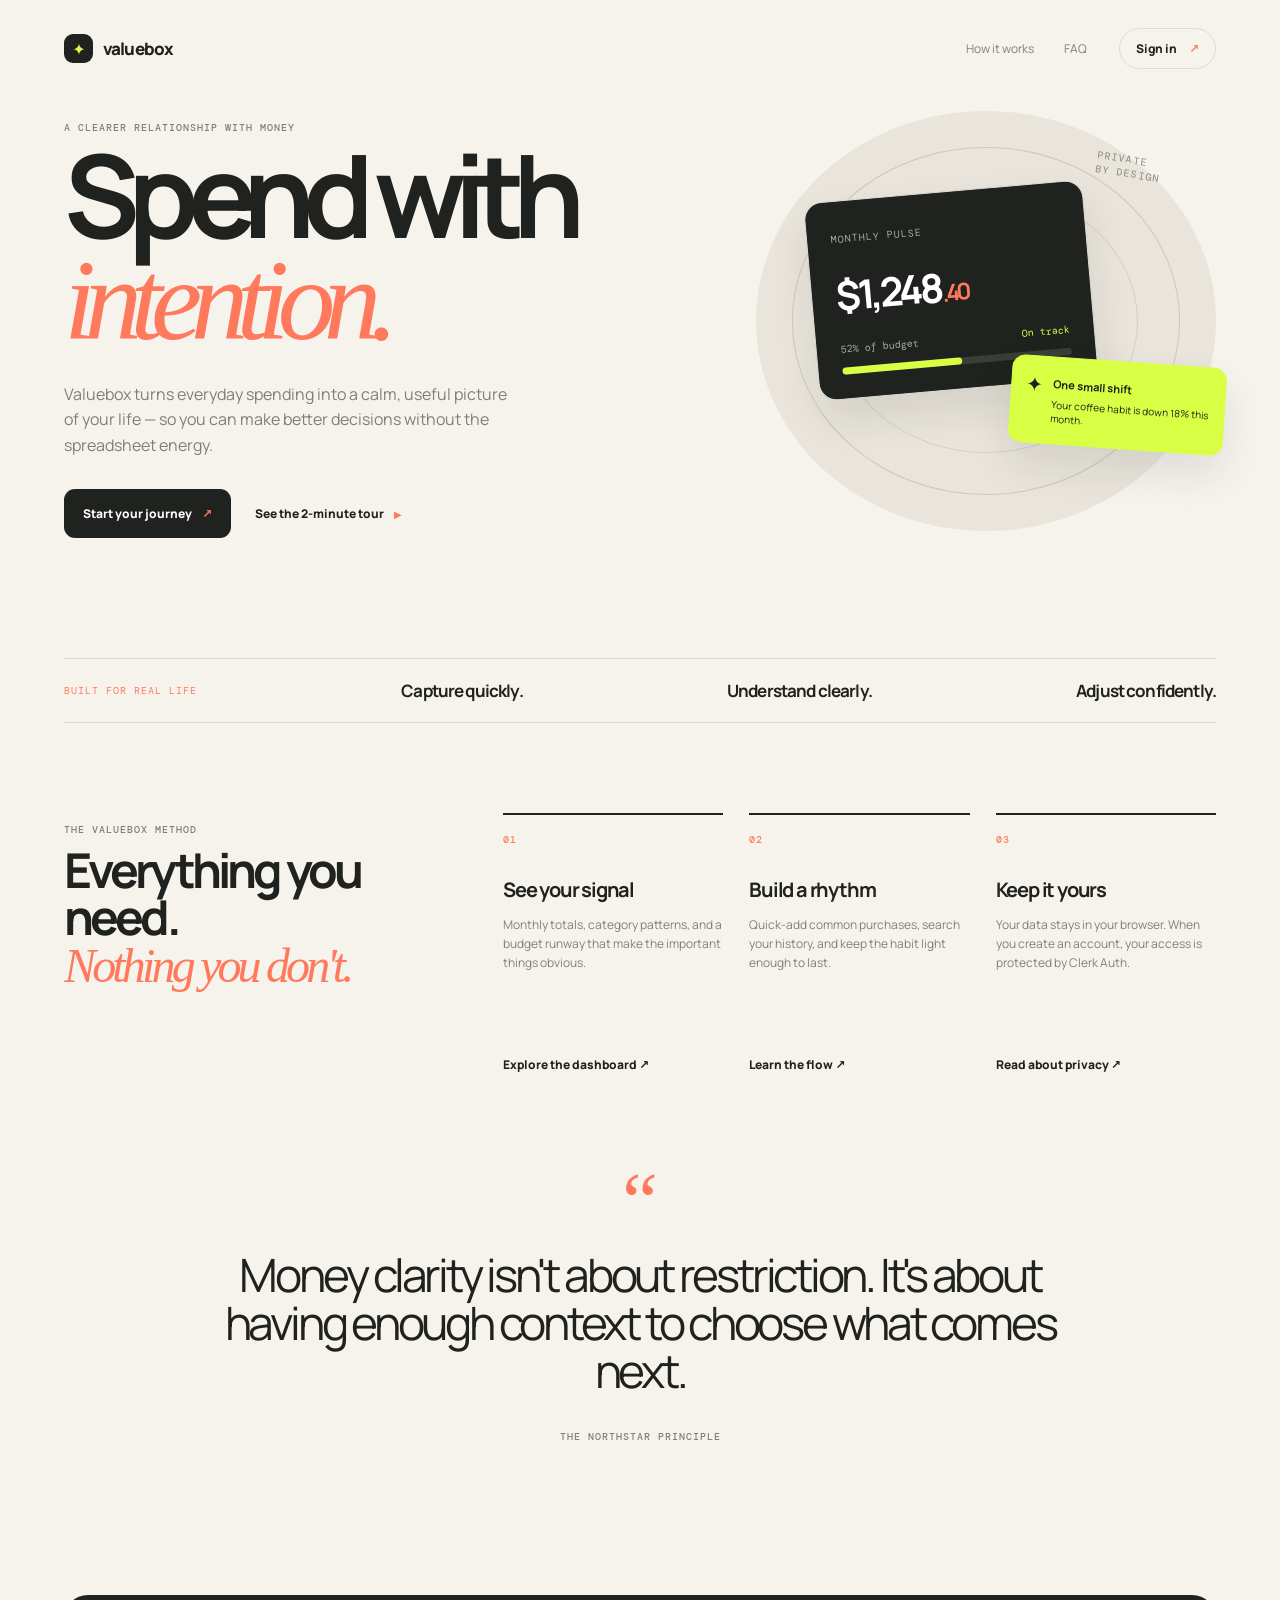
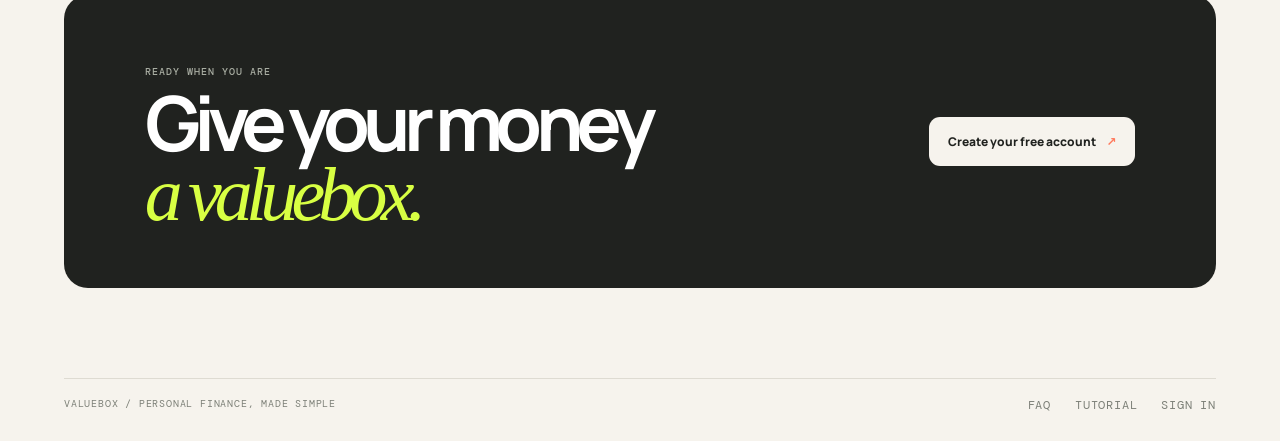
<file: index.html>
<!doctype html><html lang="en"><head><meta charset="UTF-8"><meta name="viewport" content="width=device-width,initial-scale=1"><meta name="theme-color" content="#f6f3ed"><title>Northstar — Feel good about your money</title><link rel="preconnect" href="https://fonts.googleapis.com"><link rel="preconnect" href="https://fonts.gstatic.com" crossorigin><link href="https://fonts.googleapis.com/css2?family=DM+Mono:wght@400;500&family=Manrope:wght@400;500;600;700;800&display=swap" rel="stylesheet"><link rel="stylesheet" href="marketing.css"></head><body><div class="site-shell"><header class="marketing-nav"><a class="brand" href="index.html"><span class="brand-mark">✦</span><span>northstar</span></a><nav><a href="tutorial.html">How it works</a><a href="faq.html">FAQ</a></nav><a class="nav-cta" data-auth-link href="auth.html">Sign in <span>↗</span></a></header><main><section class="marketing-hero"><div class="hero-copy-block"><p class="eyebrow">A clearer relationship with money</p><h1>Spend with<br><em>intention.</em></h1><p>Northstar turns everyday spending into a calm, useful picture of your life — so you can make better decisions without the spreadsheet energy.</p><div class="hero-actions"><a class="button button-dark" href="auth.html">Start your journey <span>↗</span></a><a class="text-link" href="tutorial.html">See the 2-minute tour <span>▶</span></a></div></div><div class="hero-orbit"><div class="orbit-card orbit-main"><span class="orbit-label">MONTHLY PULSE</span><strong>$1,248<span>.40</span></strong><div class="orbit-line"><span>52% of budget</span><b>On track</b></div><div class="orbit-progress"><i></i></div></div><div class="orbit-card orbit-note"><span>✦</span><div><b>One small shift</b><p>Your coffee habit is down 18% this month.</p></div></div><div class="orbit-stamp">PRIVATE<br>BY DESIGN</div></div></section><section class="proof-strip"><span>BUILT FOR REAL LIFE</span><strong>Capture quickly.</strong><strong>Understand clearly.</strong><strong>Adjust confidently.</strong></section><section class="feature-section"><div class="section-intro"><p class="eyebrow">The northstar method</p><h2>Everything you need.<br><em>Nothing you don't.</em></h2></div><div class="feature-grid"><article><span class="feature-number">01</span><h3>See your signal</h3><p>Monthly totals, category patterns, and a budget runway that make the important things obvious.</p><a href="tutorial.html">Explore the dashboard ↗</a></article><article><span class="feature-number">02</span><h3>Build a rhythm</h3><p>Quick-add common purchases, search your history, and keep the habit light enough to last.</p><a href="tutorial.html#capture">Learn the flow ↗</a></article><article><span class="feature-number">03</span><h3>Keep it yours</h3><p>Your data stays in your browser. When you create an account, your access is protected by Supabase Auth.</p><a href="faq.html#privacy">Read about privacy ↗</a></article></div></section><section class="quote-section"><span class="quote-mark">“</span><blockquote>Money clarity isn't about restriction. It's about having enough context to choose what comes next.</blockquote><span class="quote-credit">THE NORTHSTAR PRINCIPLE</span></section><section class="cta-section"><div><p class="eyebrow">Ready when you are</p><h2>Give your money<br><em>a northstar.</em></h2></div><a class="button button-light" href="auth.html">Create your free account <span>↗</span></a></section></main><footer class="marketing-footer"><span>northstar / personal finance, made simple</span><div><a href="faq.html">FAQ</a><a href="tutorial.html">Tutorial</a><a href="auth.html">Sign in</a></div></footer></div><script src="auth.js"></script></body></html>
</file>
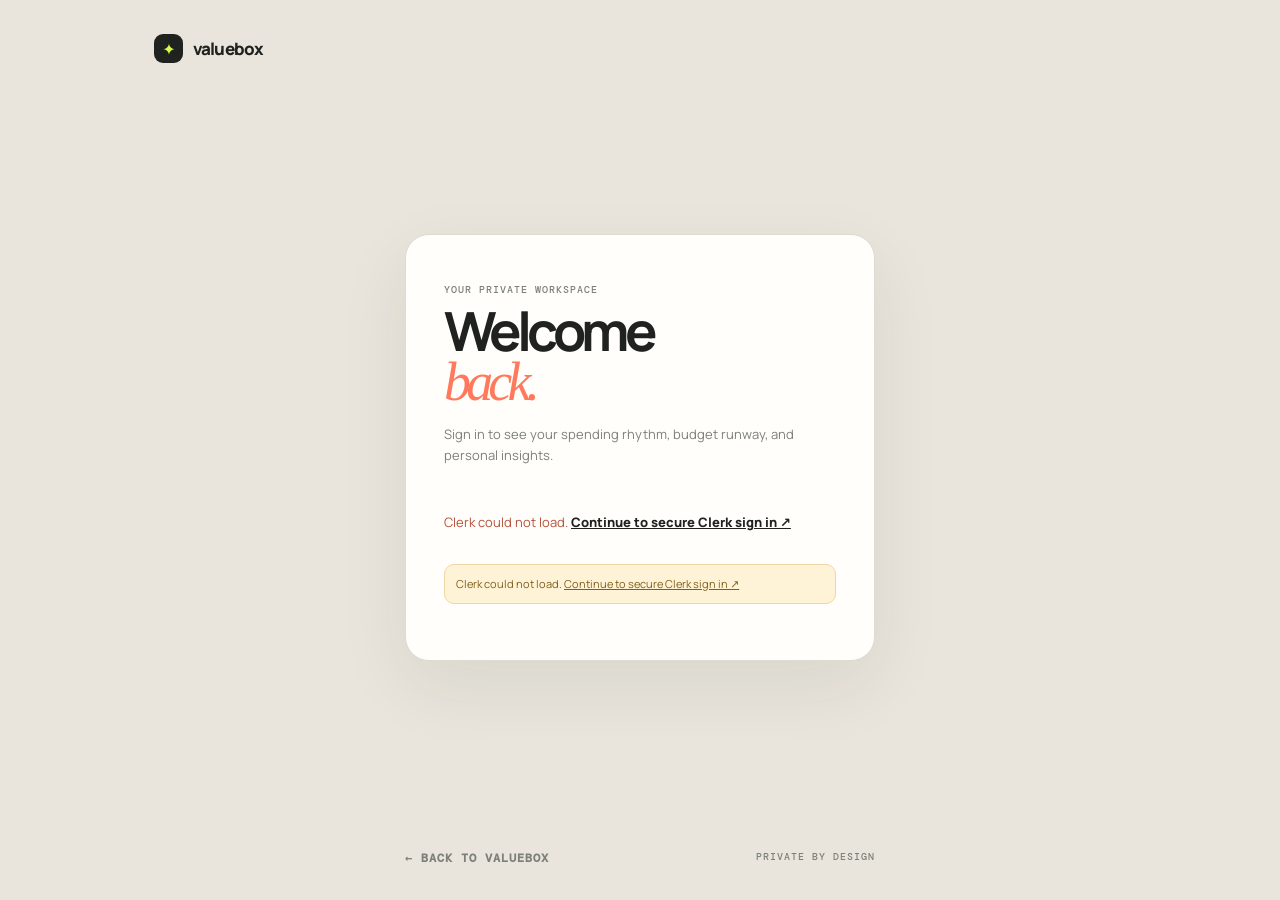
<file: auth.html>
<!doctype html>
<html lang="en">
<head>
  <meta charset="UTF-8">
  <meta name="viewport" content="width=device-width,initial-scale=1">
  <meta name="theme-color" content="#e9e5dc">
  <title>Sign in to Valuebox</title>
  <meta name="description" content="Sign in to your private Valuebox expense tracking workspace by Muhammad Sameer.">
  <link rel="preconnect" href="https://fonts.googleapis.com">
  <link rel="preconnect" href="https://fonts.gstatic.com" crossorigin>
  <link href="https://fonts.googleapis.com/css2?family=DM+Mono:wght@400;500&family=Manrope:wght@400;500;600;700;800&display=swap" rel="stylesheet">
  <link rel="stylesheet" href="marketing.css">
  <link rel="stylesheet" href="auth.css">
</head>
<body class="auth-body">
  <main class="auth-layout">
    <a class="brand auth-brand" href="index.html"><span class="brand-mark">✦</span><span>valuebox</span></a>
    <section class="auth-card" aria-labelledby="auth-title">
      <div class="auth-intro">
        <p class="eyebrow">Your private workspace</p>
        <h1 id="auth-title">Welcome<br><em>back.</em></h1>
        <p>Sign in to see your spending rhythm, budget runway, and personal insights.</p>
      </div>
      <div id="clerk-auth" aria-live="polite"><p class="clerk-loading">Loading secure sign in…</p></div>
      <div id="auth-setup" class="setup-note" hidden></div>
    </section>
    <p class="auth-back"><a href="index.html">← Back to Valuebox</a><span>Private by design</span></p>
  </main>
  <script>document.title="Sign in to Valuebox";</script>
  <script src="auth.js?v=clerk7"></script>
</body>
</html>
</file>
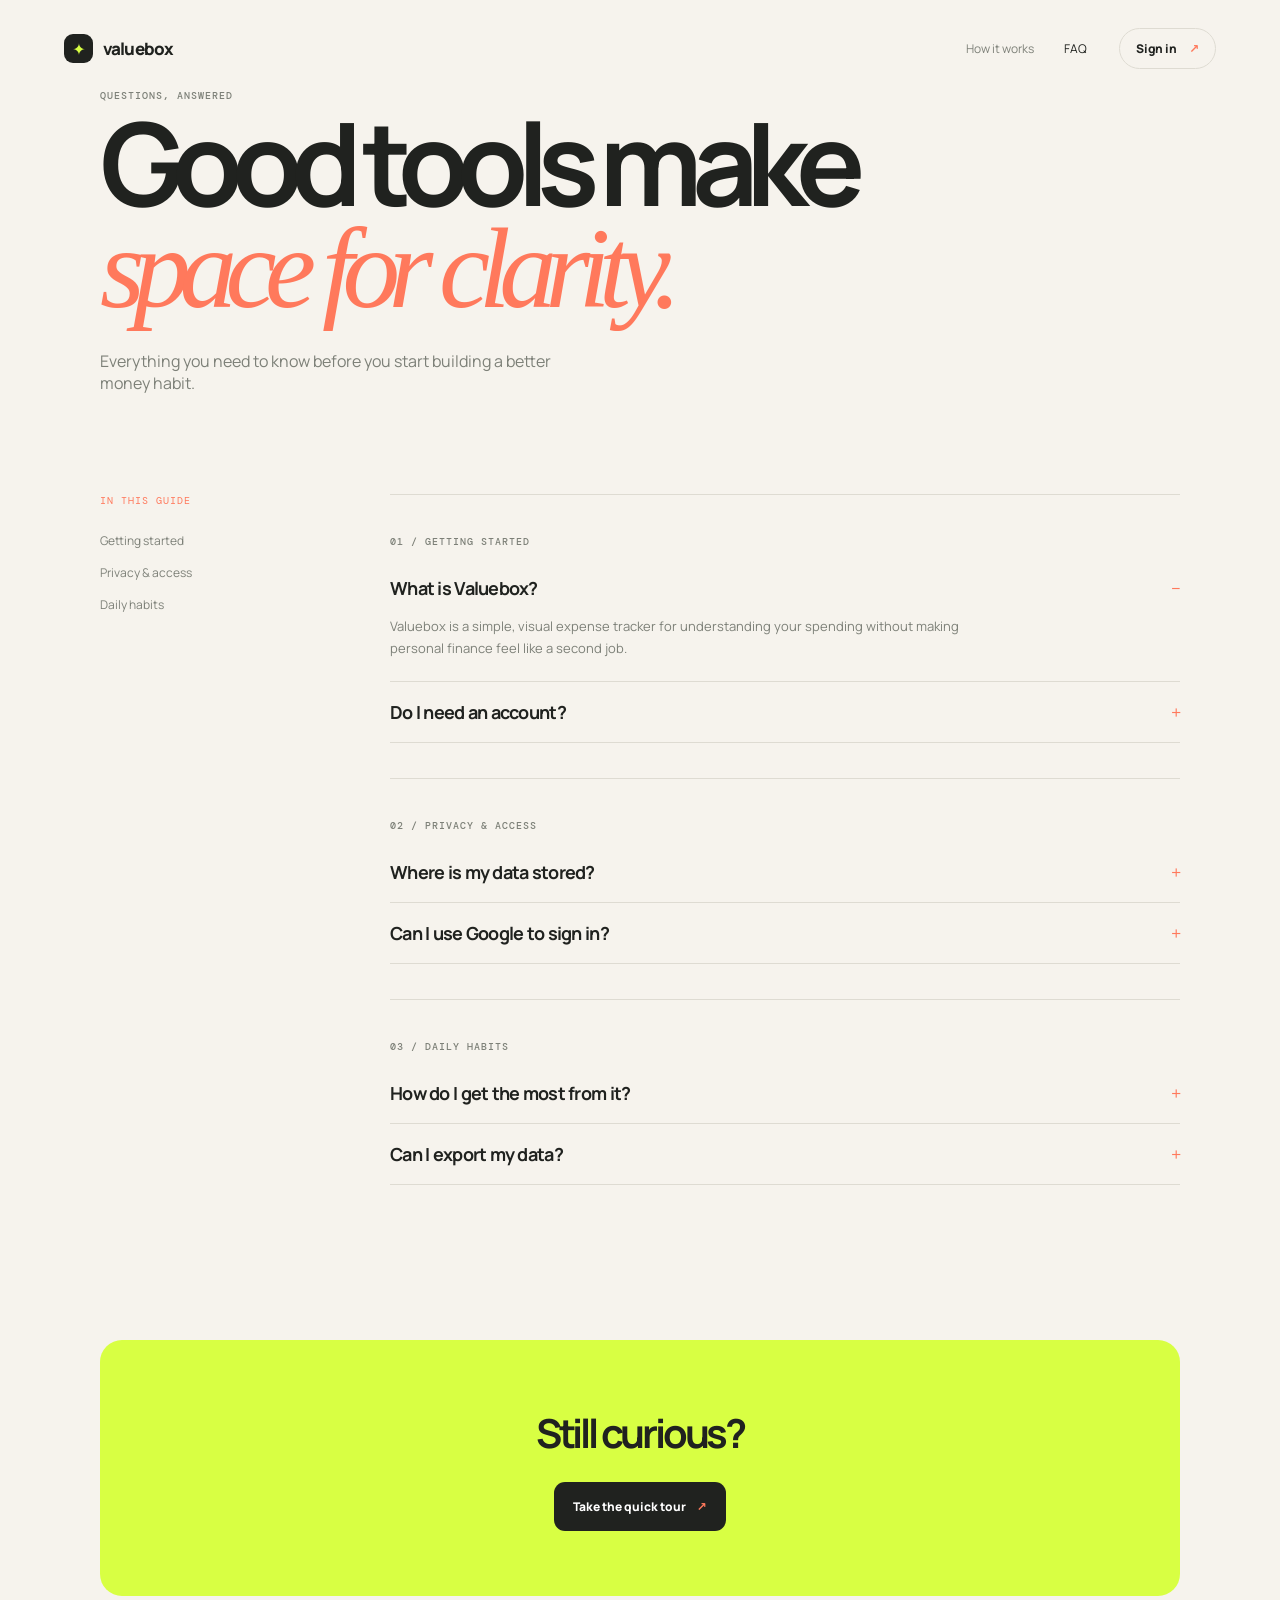
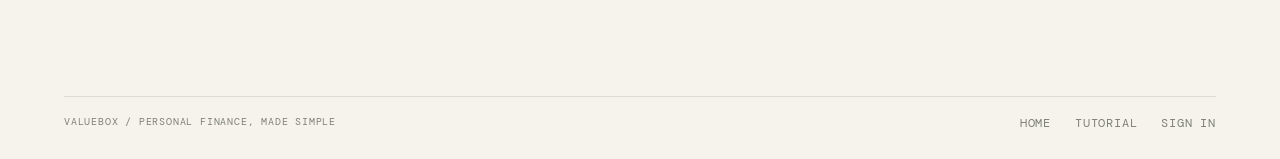
<file: faq.html>
<!doctype html><html lang="en"><head><meta charset="UTF-8"><meta name="viewport" content="width=device-width,initial-scale=1"><title>FAQ — Northstar</title><link rel="preconnect" href="https://fonts.googleapis.com"><link rel="preconnect" href="https://fonts.gstatic.com" crossorigin><link href="https://fonts.googleapis.com/css2?family=DM+Mono:wght@400;500&family=Manrope:wght@400;500;600;700;800&display=swap" rel="stylesheet"><link rel="stylesheet" href="marketing.css"></head><body><div class="site-shell"><header class="marketing-nav"><a class="brand" href="index.html"><span class="brand-mark">✦</span><span>northstar</span></a><nav><a href="tutorial.html">How it works</a><a class="active" href="faq.html">FAQ</a></nav><a class="nav-cta" data-auth-link href="auth.html">Sign in <span>↗</span></a></header><main class="inner-page"><section class="inner-hero"><p class="eyebrow">Questions, answered</p><h1>Good tools make<br><em>space for clarity.</em></h1><p>Everything you need to know before you start building a better money habit.</p></section><section class="faq-layout"><div class="faq-index"><span>IN THIS GUIDE</span><a href="#start">Getting started</a><a href="#privacy">Privacy & access</a><a href="#habits">Daily habits</a></div><div class="faq-list"><div id="start"><p class="eyebrow">01 / Getting started</p><details open><summary>What is Northstar?</summary><p>Northstar is a simple, visual expense tracker for understanding your spending without making personal finance feel like a second job.</p></details><details><summary>Do I need an account?</summary><p>You can explore the public pages without one. An account is required to enter the expense dashboard, so your private workspace is behind a sign-in.</p></details></div><div id="privacy"><p class="eyebrow">02 / Privacy & access</p><details><summary>Where is my data stored?</summary><p>The current tracker stores expense data locally in your browser. Authentication is handled by Supabase Auth. For a production sync experience, the next step is connecting expenses to a Supabase database with row-level security.</p></details><details><summary>Can I use Google to sign in?</summary><p>Yes. The sign-in screen includes Google OAuth once the Google provider is enabled in your Supabase dashboard.</p></details></div><div id="habits"><p class="eyebrow">03 / Daily habits</p><details><summary>How do I get the most from it?</summary><p>Capture expenses close to the moment they happen, set a realistic monthly budget, and look for one small pattern instead of trying to optimize everything at once.</p></details><details><summary>Can I export my data?</summary><p>Yes. The dashboard can export your ledger as a CSV file at any time.</p></details></div></div></section><section class="mini-cta"><h2>Still curious?</h2><a class="button button-dark" href="tutorial.html">Take the quick tour <span>↗</span></a></section></main><footer class="marketing-footer"><span>northstar / personal finance, made simple</span><div><a href="index.html">Home</a><a href="tutorial.html">Tutorial</a><a href="auth.html">Sign in</a></div></footer></div><script src="auth.js"></script></body></html>
</file>
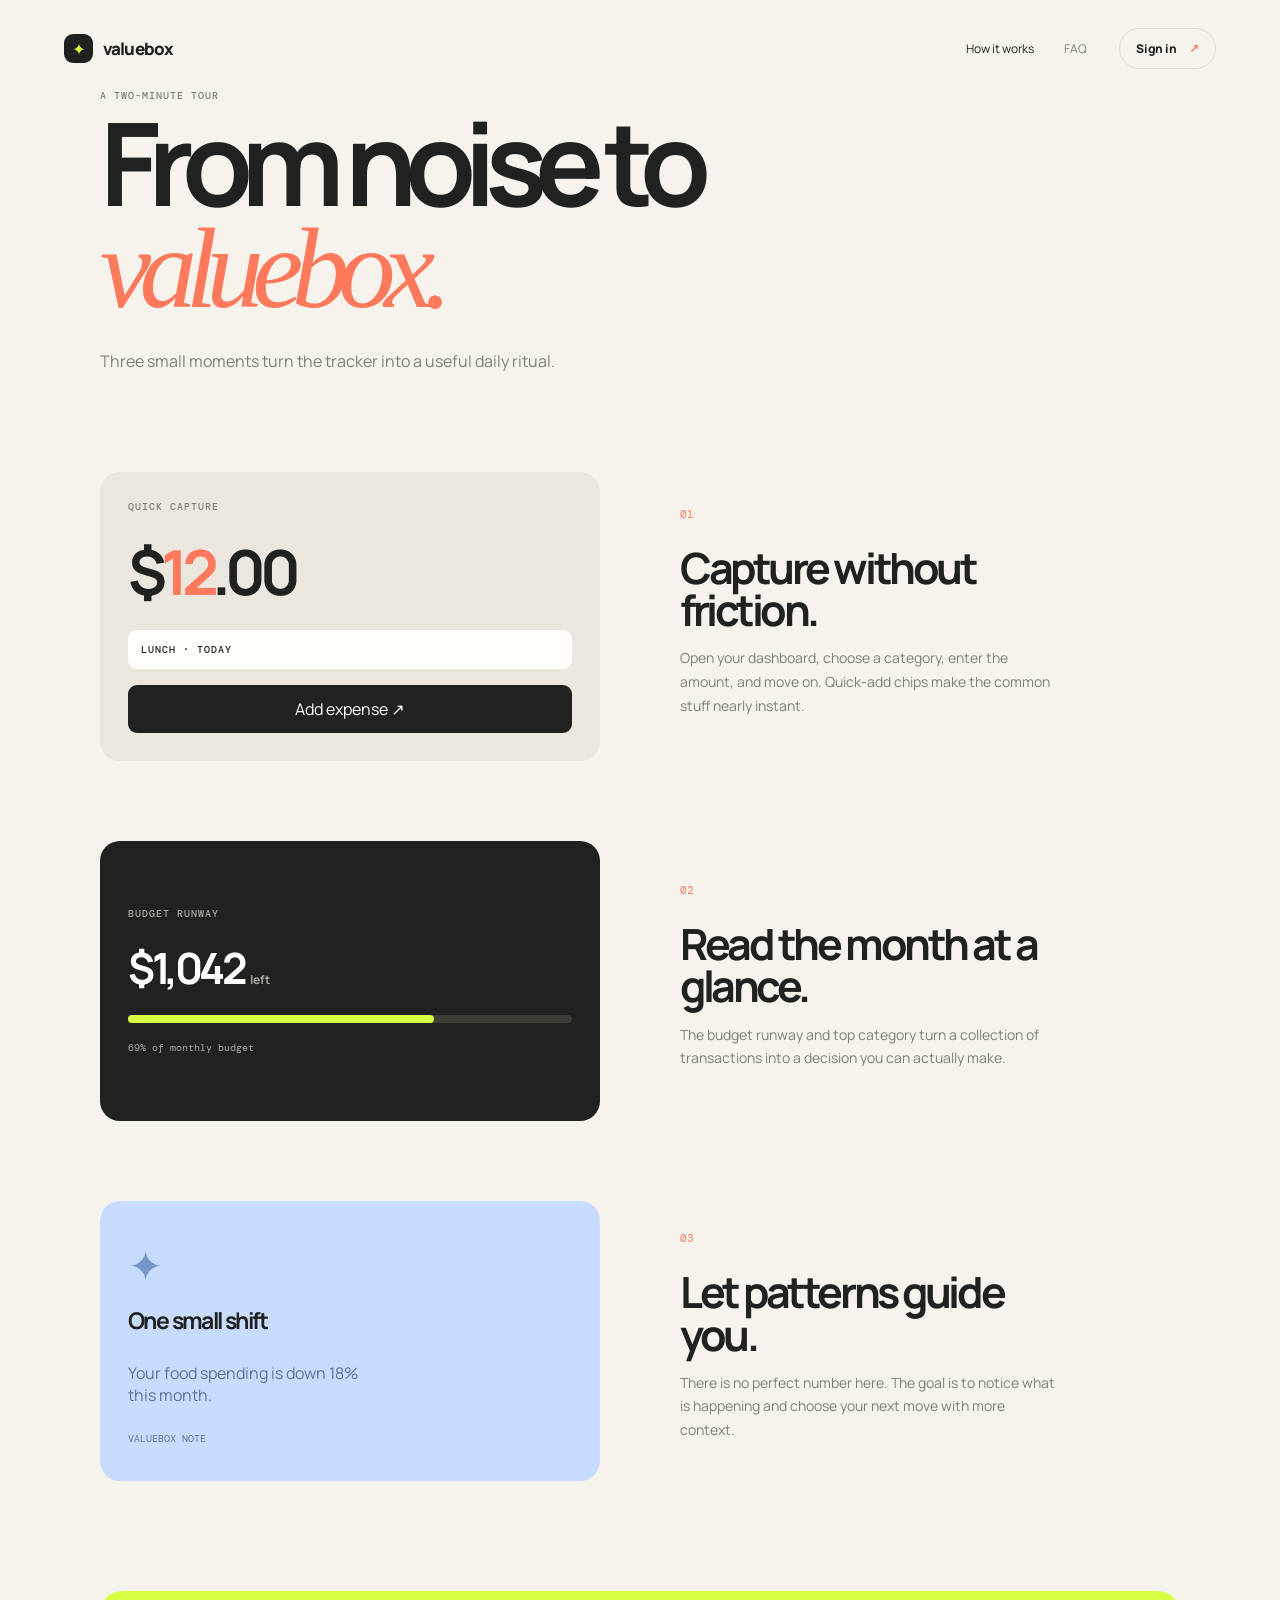
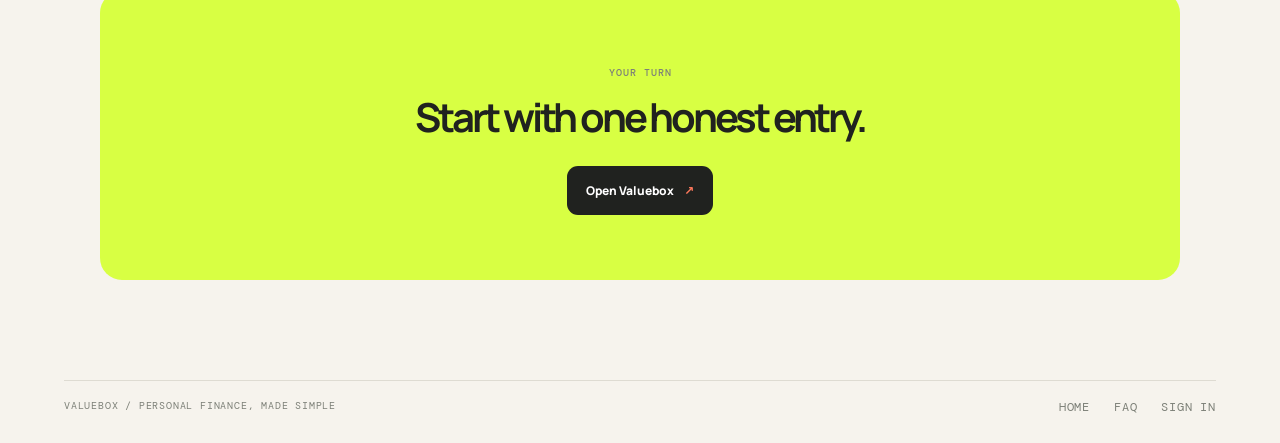
<file: tutorial.html>
<!doctype html><html lang="en"><head><meta charset="UTF-8"><meta name="viewport" content="width=device-width,initial-scale=1"><title>How Northstar works — Northstar</title><link rel="preconnect" href="https://fonts.googleapis.com"><link rel="preconnect" href="https://fonts.gstatic.com" crossorigin><link href="https://fonts.googleapis.com/css2?family=DM+Mono:wght@400;500&family=Manrope:wght@400;500;600;700;800&display=swap" rel="stylesheet"><link rel="stylesheet" href="marketing.css"></head><body><div class="site-shell"><header class="marketing-nav"><a class="brand" href="index.html"><span class="brand-mark">✦</span><span>northstar</span></a><nav><a class="active" href="tutorial.html">How it works</a><a href="faq.html">FAQ</a></nav><a class="nav-cta" data-auth-link href="auth.html">Sign in <span>↗</span></a></header><main class="inner-page"><section class="inner-hero"><p class="eyebrow">A two-minute tour</p><h1>From noise to<br><em>northstar.</em></h1><p>Three small moments turn the tracker into a useful daily ritual.</p></section><section class="tutorial-steps"><article id="capture"><div class="step-visual visual-capture"><span class="visual-kicker">QUICK CAPTURE</span><strong>$<b>12</b>.00</strong><span class="visual-field">Lunch · Today</span><span class="visual-button">Add expense ↗</span></div><div class="step-copy"><span class="step-number">01</span><h2>Capture without friction.</h2><p>Open your dashboard, choose a category, enter the amount, and move on. Quick-add chips make the common stuff nearly instant.</p></div></article><article><div class="step-visual visual-budget"><span class="visual-kicker">BUDGET RUNWAY</span><strong>$1,042 <small>left</small></strong><div class="fake-progress"><i></i></div><span>69% of monthly budget</span></div><div class="step-copy"><span class="step-number">02</span><h2>Read the month at a glance.</h2><p>The budget runway and top category turn a collection of transactions into a decision you can actually make.</p></div></article><article><div class="step-visual visual-insight"><span>✦</span><strong>One small shift</strong><p>Your food spending is down 18% this month.</p><small>Northstar note</small></div><div class="step-copy"><span class="step-number">03</span><h2>Let patterns guide you.</h2><p>There is no perfect number here. The goal is to notice what is happening and choose your next move with more context.</p></div></article></section><section class="tutorial-end"><p class="eyebrow">Your turn</p><h2>Start with one honest entry.</h2><a class="button button-dark" href="auth.html">Open Northstar <span>↗</span></a></section></main><footer class="marketing-footer"><span>northstar / personal finance, made simple</span><div><a href="index.html">Home</a><a href="faq.html">FAQ</a><a href="auth.html">Sign in</a></div></footer></div><script src="auth.js"></script></body></html>
</file>
<file: marketing.css>
:root{--paper:#f6f3ed;--ink:#20221f;--muted:#7d8078;--line:#dedbd2;--acid:#d8ff43;--orange:#ff795c;--blue:#c8dcff;--panel:#fffefa}*{box-sizing:border-box}html{scroll-behavior:smooth}body{margin:0;background:var(--paper);color:var(--ink);font-family:Manrope,system-ui,sans-serif}.site-shell{max-width:1440px;margin:auto;padding:28px clamp(20px,5vw,72px)}a{color:inherit}.marketing-nav{display:flex;align-items:center;justify-content:space-between;margin-bottom:88px}.brand{display:flex;align-items:center;gap:10px;color:var(--ink);text-decoration:none;font-weight:800;font-size:17px;letter-spacing:-.05em}.brand-mark{display:grid;place-items:center;width:29px;height:29px;background:var(--ink);color:var(--acid);border-radius:9px;font-size:16px}.marketing-nav nav{display:flex;gap:30px;margin-left:auto;margin-right:32px}.marketing-nav nav a,.nav-cta,.text-link,.feature-grid a,.marketing-footer a,.faq-index a,.auth-back a{font-size:12px;text-decoration:none}.marketing-nav nav a{color:var(--muted)}.marketing-nav nav a:hover,.marketing-nav nav a.active{color:var(--ink)}.nav-cta{border:1px solid var(--line);border-radius:30px;padding:11px 16px;font-weight:800}.nav-cta span,.button span{color:var(--orange);margin-left:10px}.eyebrow,.feature-number,.visual-kicker,.visual-field,.auth-back,.quote-credit{font:500 10px 'DM Mono',monospace;letter-spacing:.1em;text-transform:uppercase;color:var(--muted)}.marketing-hero{display:grid;grid-template-columns:1fr .9fr;gap:70px;align-items:center;min-height:560px;margin-bottom:50px}.marketing-hero h1,.inner-hero h1{font-size:clamp(62px,9vw,126px);line-height:.88;letter-spacing:-.1em;margin:0;font-weight:700}.marketing-hero h1 em,.inner-hero h1 em,.section-intro h2 em{font-family:Georgia,serif;font-weight:400;color:var(--orange)}.hero-copy-block>p:not(.eyebrow){font-size:16px;line-height:1.6;color:var(--muted);max-width:450px;margin:30px 0}.hero-actions{display:flex;align-items:center;gap:24px}.button{display:inline-flex;align-items:center;justify-content:center;text-decoration:none;border-radius:11px;padding:15px 18px;font-size:12px;font-weight:800;border:1px solid transparent}.button-dark{background:var(--ink);color:#fff}.button-light{background:var(--paper);color:var(--ink)}.text-link{font-weight:800}.text-link span{font-size:10px;margin-left:8px;color:var(--orange)}.hero-orbit{height:420px;position:relative;background:#e9e5dc;border-radius:50%;max-width:460px;width:100%;justify-self:end}.hero-orbit:before,.hero-orbit:after{content:"";position:absolute;border:1px solid rgba(32,34,31,.14);border-radius:50%;inset:36px}.hero-orbit:after{inset:78px;border-color:rgba(32,34,31,.1)}.orbit-card{position:absolute;z-index:1;border:1px solid var(--line);box-shadow:0 20px 40px rgba(32,34,31,.1)}.orbit-main{width:280px;background:var(--ink);color:#fff;border-radius:18px;padding:24px;top:80px;left:12%;transform:rotate(-5deg)}.orbit-label{font:10px 'DM Mono',monospace;color:#a8ada2;letter-spacing:.1em}.orbit-main strong{font-size:40px;letter-spacing:-.08em;display:block;margin:20px 0}.orbit-main strong span{color:var(--orange);font-size:23px}.orbit-line{display:flex;justify-content:space-between;font:10px 'DM Mono',monospace;color:#a8ada2}.orbit-line b{color:var(--acid);font-weight:400}.orbit-progress{height:7px;border-radius:10px;background:#3a3e35;margin-top:12px}.orbit-progress i{display:block;width:52%;height:100%;background:var(--acid);border-radius:inherit}.orbit-note{display:flex;gap:10px;align-items:flex-start;background:var(--acid);border-color:var(--acid);border-radius:13px;padding:14px;right:-2%;bottom:82px;transform:rotate(4deg);max-width:215px}.orbit-note>span{font-size:20px}.orbit-note b{font-size:11px}.orbit-note p{font-size:10px;line-height:1.4;margin:4px 0}.orbit-stamp{position:absolute;right:12%;top:42px;font:10px 'DM Mono',monospace;letter-spacing:.12em;line-height:1.4;color:#86867e;transform:rotate(9deg)}.proof-strip{border-top:1px solid var(--line);border-bottom:1px solid var(--line);display:flex;align-items:center;justify-content:space-between;padding:20px 0;margin-bottom:130px}.proof-strip span{font:10px 'DM Mono',monospace;color:var(--orange);letter-spacing:.1em}.proof-strip strong{font-size:17px;letter-spacing:-.05em}.feature-section{display:grid;grid-template-columns:.7fr 1.3fr;gap:70px;margin-bottom:150px}.section-intro h2{font-size:48px;line-height:.98;letter-spacing:-.08em;margin:0}.feature-grid{display:grid;grid-template-columns:repeat(3,1fr);gap:18px}.feature-grid article{border-top:2px solid var(--ink);padding-top:18px}.feature-number{color:var(--orange)}.feature-grid h3{font-size:20px;letter-spacing:-.06em;margin:55px 0 12px}.feature-grid p{font-size:12px;color:var(--muted);line-height:1.6;margin-bottom:30px}.feature-grid a{font-weight:800;text-decoration:none}.quote-section{max-width:880px;margin:0 auto 150px;text-align:center}.quote-mark{font:80px Georgia,serif;color:var(--orange);line-height:.4}.quote-section blockquote{font-size:clamp(26px,4vw,46px);line-height:1.05;letter-spacing:-.07em;margin:18px 0 28px}.quote-credit{color:var(--muted)}.cta-section{display:flex;justify-content:space-between;align-items:center;background:var(--ink);border-radius:24px;padding:60px 7%;color:#fff;margin-bottom:90px}.cta-section .eyebrow{color:#a8ada2}.cta-section h2{font-size:clamp(42px,6vw,76px);line-height:.9;letter-spacing:-.09em;margin:0}.cta-section h2 em{font-family:Georgia,serif;font-weight:400;color:var(--acid)}.marketing-footer{border-top:1px solid var(--line);padding-top:18px;display:flex;justify-content:space-between;color:var(--muted);font:10px 'DM Mono',monospace;text-transform:uppercase;letter-spacing:.08em}.marketing-footer div{display:flex;gap:24px}.inner-page{max-width:1080px;margin:0 auto}.inner-hero{max-width:760px;margin-bottom:100px}.inner-hero>p:last-child{color:var(--muted);font-size:16px;max-width:480px;margin-top:30px}.faq-layout{display:grid;grid-template-columns:220px 1fr;gap:70px;margin-bottom:120px}.faq-index{display:flex;flex-direction:column;gap:15px;position:sticky;top:30px;align-self:start}.faq-index span{font:10px 'DM Mono',monospace;color:var(--orange);letter-spacing:.1em;margin-bottom:10px}.faq-index a{color:var(--muted)}.faq-list>div{border-top:1px solid var(--line);padding:30px 0 35px}.faq-list details{border-bottom:1px solid var(--line);padding:18px 0}.faq-list summary{cursor:pointer;font-size:18px;font-weight:700;letter-spacing:-.04em;list-style:none}.faq-list summary::-webkit-details-marker{display:none}.faq-list summary:after{content:"+";float:right;color:var(--orange);font-weight:400}.faq-list details[open] summary:after{content:"−"}.faq-list details p{color:var(--muted);font-size:13px;line-height:1.7;max-width:620px;margin:15px 0 4px}.mini-cta,.tutorial-end{text-align:center;padding:65px 20px;background:var(--acid);border-radius:22px;margin-bottom:100px}.mini-cta h2,.tutorial-end h2{font-size:40px;letter-spacing:-.08em;margin:0 0 22px}.tutorial-steps{display:flex;flex-direction:column;gap:80px;margin-bottom:110px}.tutorial-steps article{display:grid;grid-template-columns:1fr 1fr;gap:80px;align-items:center}.step-visual{min-height:280px;border-radius:20px;padding:28px;display:flex;flex-direction:column;justify-content:center}.visual-capture{background:#ebe7de;gap:16px}.visual-capture strong{font-size:62px;letter-spacing:-.1em}.visual-capture strong b{color:var(--orange)}.visual-field,.visual-button{background:var(--panel);padding:13px;border-radius:9px;color:var(--ink)}.visual-button{background:var(--ink);color:#fff;text-align:center}.visual-budget{background:var(--ink);color:#fff;gap:18px}.visual-budget .visual-kicker{color:#a8ada2}.visual-budget strong{font-size:43px;letter-spacing:-.08em}.visual-budget small{font-size:12px;color:#a8ada2;letter-spacing:0}.fake-progress{height:8px;background:#3a3e35;border-radius:10px}.fake-progress i{display:block;width:69%;height:100%;background:var(--acid);border-radius:inherit}.visual-budget>span:last-child{color:#a8ada2;font:10px 'DM Mono',monospace}.visual-insight{background:var(--blue);align-items:flex-start;gap:10px}.visual-insight>span{font-size:42px;color:#7595c8}.visual-insight strong{font-size:23px;letter-spacing:-.07em}.visual-insight p{color:#5d7196;max-width:240px}.visual-insight small{font:10px 'DM Mono',monospace;text-transform:uppercase;color:#5d7196}.step-copy{max-width:380px}.step-number{color:var(--orange);font:11px 'DM Mono',monospace}.step-copy h2{font-size:43px;line-height:.98;letter-spacing:-.08em;margin:24px 0 15px}.step-copy p{font-size:14px;color:var(--muted);line-height:1.7}
@media(max-width:800px){.marketing-nav{margin-bottom:55px}.marketing-nav nav{display:none}.marketing-hero{display:block;min-height:0}.hero-orbit{margin:55px auto 40px}.proof-strip{gap:14px;flex-wrap:wrap;margin-bottom:90px}.proof-strip strong{font-size:13px}.feature-section,.faq-layout{grid-template-columns:1fr;gap:36px;margin-bottom:90px}.feature-grid{grid-template-columns:1fr;gap:35px}.feature-grid h3{margin:25px 0 10px}.quote-section{margin-bottom:90px}.cta-section{display:block;padding:40px 28px}.cta-section .button{margin-top:32px}.marketing-footer{display:block;line-height:2}.marketing-footer div{gap:16px}.inner-hero{margin-bottom:65px}.tutorial-steps article{grid-template-columns:1fr;gap:25px}.tutorial-steps{gap:55px}.step-copy h2{font-size:36px}}
/* Motion system: quiet entrances, responsive hover feedback, and no scroll hijacking. */
:root{--motion-fast:180ms;--motion-calm:650ms;--ease-out:cubic-bezier(.22,1,.36,1)}
.marketing-nav{animation:rise-in var(--motion-calm) var(--ease-out) both}.hero-copy-block{animation:hero-copy-in 800ms var(--ease-out) 100ms both}.hero-orbit{animation:hero-orbit-in 900ms var(--ease-out) 180ms both}.orbit-main{animation:card-float 7s ease-in-out 1s infinite}.orbit-note{animation:note-float 6s ease-in-out 1.4s infinite}.hero-orbit:hover .orbit-main{transform:translateY(-5px) rotate(-3deg)}.hero-orbit:hover .orbit-note{transform:translateY(-4px) rotate(2deg)}.button,.nav-cta,.text-link,.feature-grid a,.marketing-nav nav a{transition:transform var(--motion-fast) var(--ease-out),color var(--motion-fast) ease,background-color var(--motion-fast) ease,border-color var(--motion-fast) ease}.button:hover,.nav-cta:hover{transform:translateY(-3px)}.button:active,.nav-cta:active{transform:translateY(0)}.button-dark:hover{background:#343832}.button-light:hover{background:var(--acid)}.text-link:hover,.feature-grid a:hover{color:var(--orange)}.feature-grid article{transition:transform var(--motion-fast) var(--ease-out),border-color var(--motion-fast) ease}.feature-grid article:hover{transform:translateY(-6px);border-color:var(--orange)}.feature-grid article:nth-child(2){transition-delay:30ms}.feature-grid article:nth-child(3){transition-delay:60ms}.feature-grid article,.quote-section,.cta-section{view-timeline-name:--section-reveal;view-timeline-axis:block;animation-timeline:--section-reveal;animation-name:section-reveal;animation-range:entry 0% cover 25%;animation-fill-mode:both}@keyframes rise-in{from{opacity:0;transform:translateY(-12px)}to{opacity:1;transform:none}}@keyframes hero-copy-in{from{opacity:0;transform:translateY(18px)}to{opacity:1;transform:none}}@keyframes hero-orbit-in{from{opacity:0;transform:scale(.94) translateY(20px)}to{opacity:1;transform:scale(1) translateY(0)}}@keyframes card-float{0%,100%{transform:rotate(-5deg) translateY(0)}50%{transform:rotate(-4deg) translateY(-6px)}}@keyframes note-float{0%,100%{transform:rotate(4deg) translateY(0)}50%{transform:rotate(5deg) translateY(-5px)}}@keyframes section-reveal{from{opacity:0;transform:translateY(28px)}to{opacity:1;transform:none}}@media(prefers-reduced-motion:reduce){*,*::before,*::after{animation-duration:1ms!important;animation-iteration-count:1!important;scroll-behavior:auto!important;transition-duration:1ms!important}.feature-grid article,.quote-section,.cta-section{animation:none;opacity:1;transform:none}}
.marketing-nav{margin-bottom:42px}.marketing-hero{min-height:0;padding:54px 0 84px;align-items:start}.hero-copy-block{padding-top:48px}.hero-orbit{margin-top:0}@media(max-width:800px){.marketing-nav{margin-bottom:48px}.marketing-hero{padding:26px 0 58px}.hero-copy-block{padding-top:0}.hero-orbit{margin-top:55px}}
@view-transition{navigation:auto}::view-transition-old(root){animation:page-out 180ms ease both}::view-transition-new(root){animation:page-in 420ms cubic-bezier(.22,1,.36,1) both}@keyframes page-out{to{opacity:0;transform:translateY(-8px)}}@keyframes page-in{from{opacity:0;transform:translateY(12px)}to{opacity:1;transform:none}}
.marketing-nav{margin-bottom:20px}.marketing-hero{padding:22px 0 70px}.hero-copy-block{padding-top:0}.hero-copy-block h1{animation:hero-title-in 850ms cubic-bezier(.22,1,.36,1) 160ms both}.hero-actions{animation:hero-actions-in 700ms cubic-bezier(.22,1,.36,1) 420ms both}.reveal-on-scroll{opacity:0;transform:translateY(24px);transition:opacity 700ms cubic-bezier(.22,1,.36,1),transform 700ms cubic-bezier(.22,1,.36,1)}.reveal-on-scroll.is-visible{opacity:1;transform:none}@keyframes hero-title-in{from{opacity:0;clip-path:inset(0 0 100% 0)}to{opacity:1;clip-path:inset(0 0 0 0)}}@keyframes hero-actions-in{from{opacity:0;transform:translateY(10px)}to{opacity:1;transform:none}}@media(max-width:800px){.marketing-nav{margin-bottom:28px}.marketing-hero{padding:12px 0 52px}.hero-copy-block{padding-top:0}}@media(prefers-reduced-motion:reduce){.reveal-on-scroll{opacity:1;transform:none;transition:none}.hero-copy-block h1,.hero-actions{animation:none}}
.proof-strip{margin-bottom:90px}.feature-section{gap:55px;margin-bottom:112px;align-items:start}.feature-grid{gap:26px}.feature-grid article{min-height:260px;display:flex;flex-direction:column}.feature-grid h3{margin:30px 0 12px}.feature-grid p{max-width:270px;margin-top:0;margin-bottom:20px}.feature-grid a{margin-top:auto}@media(max-width:800px){.proof-strip{margin-bottom:70px}.feature-section{gap:30px;margin-bottom:85px}.feature-grid{gap:35px}.feature-grid article{min-height:0}.feature-grid h3{margin:24px 0 10px}.feature-grid a{margin-top:0}}
</file>
<file: auth.css>
.auth-body{min-height:100vh;background:#e9e5dc}.auth-layout{max-width:1100px;margin:auto;padding:34px clamp(20px,5vw,72px);min-height:100vh;display:flex;flex-direction:column}.auth-brand{align-self:flex-start}.auth-card{background:var(--panel);border:1px solid var(--line);border-radius:24px;box-shadow:0 25px 70px rgba(32,34,31,.08);max-width:470px;width:100%;margin:auto;padding:38px}.auth-intro h1{font-size:54px;line-height:.9;letter-spacing:-.09em;margin:0 0 18px}.auth-intro h1 em{font-family:Georgia,serif;font-weight:400;color:var(--orange)}.auth-intro>p:last-child{color:var(--muted);font-size:13px;line-height:1.6;margin:0 0 28px}.field{display:flex;flex-direction:column;gap:8px;color:var(--muted);font-size:11px;font-weight:700;margin-bottom:15px}.field input{height:46px;border:1px solid var(--line);border-radius:10px;background:var(--paper);padding:0 13px;color:var(--ink);font:inherit}.field input:focus{outline:3px solid rgba(255,121,92,.25);border-color:var(--orange)}.auth-submit{width:100%;border:0;margin-top:5px}.auth-divider{display:flex;align-items:center;gap:12px;color:var(--muted);font:10px 'DM Mono',monospace;text-transform:uppercase;margin:24px 0}.auth-divider:before,.auth-divider:after{content:"";height:1px;background:var(--line);flex:1}.google-button{height:46px;width:100%;border:1px solid var(--line);border-radius:10px;background:var(--paper);color:var(--ink);font-weight:800;display:flex;align-items:center;justify-content:center;gap:10px}.google-button>span:last-child{margin-left:auto;color:var(--orange)}.google-g{color:#4285f4;font-weight:800}.auth-switch{text-align:center;font-size:11px;color:var(--muted);margin:24px 0 0}.auth-switch button{border:0;background:none;color:var(--orange);font-weight:800;padding:0}.auth-message{color:var(--orange);font-size:11px;min-height:16px;margin:10px 0 0}.setup-note{background:#fff3d7;color:#805f1b;border:1px solid #eed7a5;border-radius:10px;padding:11px;font-size:11px;line-height:1.5;margin-bottom:18px}.setup-note code{font-family:'DM Mono',monospace}.auth-back{display:flex;justify-content:space-between;max-width:470px;width:100%;margin:18px auto 0}.auth-back a{font-weight:800}.auth-back span{color:var(--muted)}
.clerk-loading,.clerk-error{color:var(--muted);font-size:13px;line-height:1.6;padding:18px 0}.clerk-error{color:#b6533d}.clerk-loading{animation:clerkPulse 1.4s ease-in-out infinite}@keyframes clerkPulse{50%{opacity:.45}}@media (prefers-reduced-motion:reduce){.clerk-loading{animation:none}}
.auth-card{box-sizing:border-box}.clerk-error a{color:var(--ink);font-weight:800}.clerk-user-button{display:flex;align-items:center}
@media(max-width:520px){.auth-layout{padding:18px 14px 22px}.auth-card{padding:24px 18px;border-radius:18px;max-width:none}.auth-intro h1{font-size:clamp(42px,14vw,58px)}.auth-intro>p:last-child{font-size:12px;margin-bottom:20px}.auth-back{font-size:9px;gap:10px}.clerk-loading,.clerk-error{font-size:11px}}
</file>
